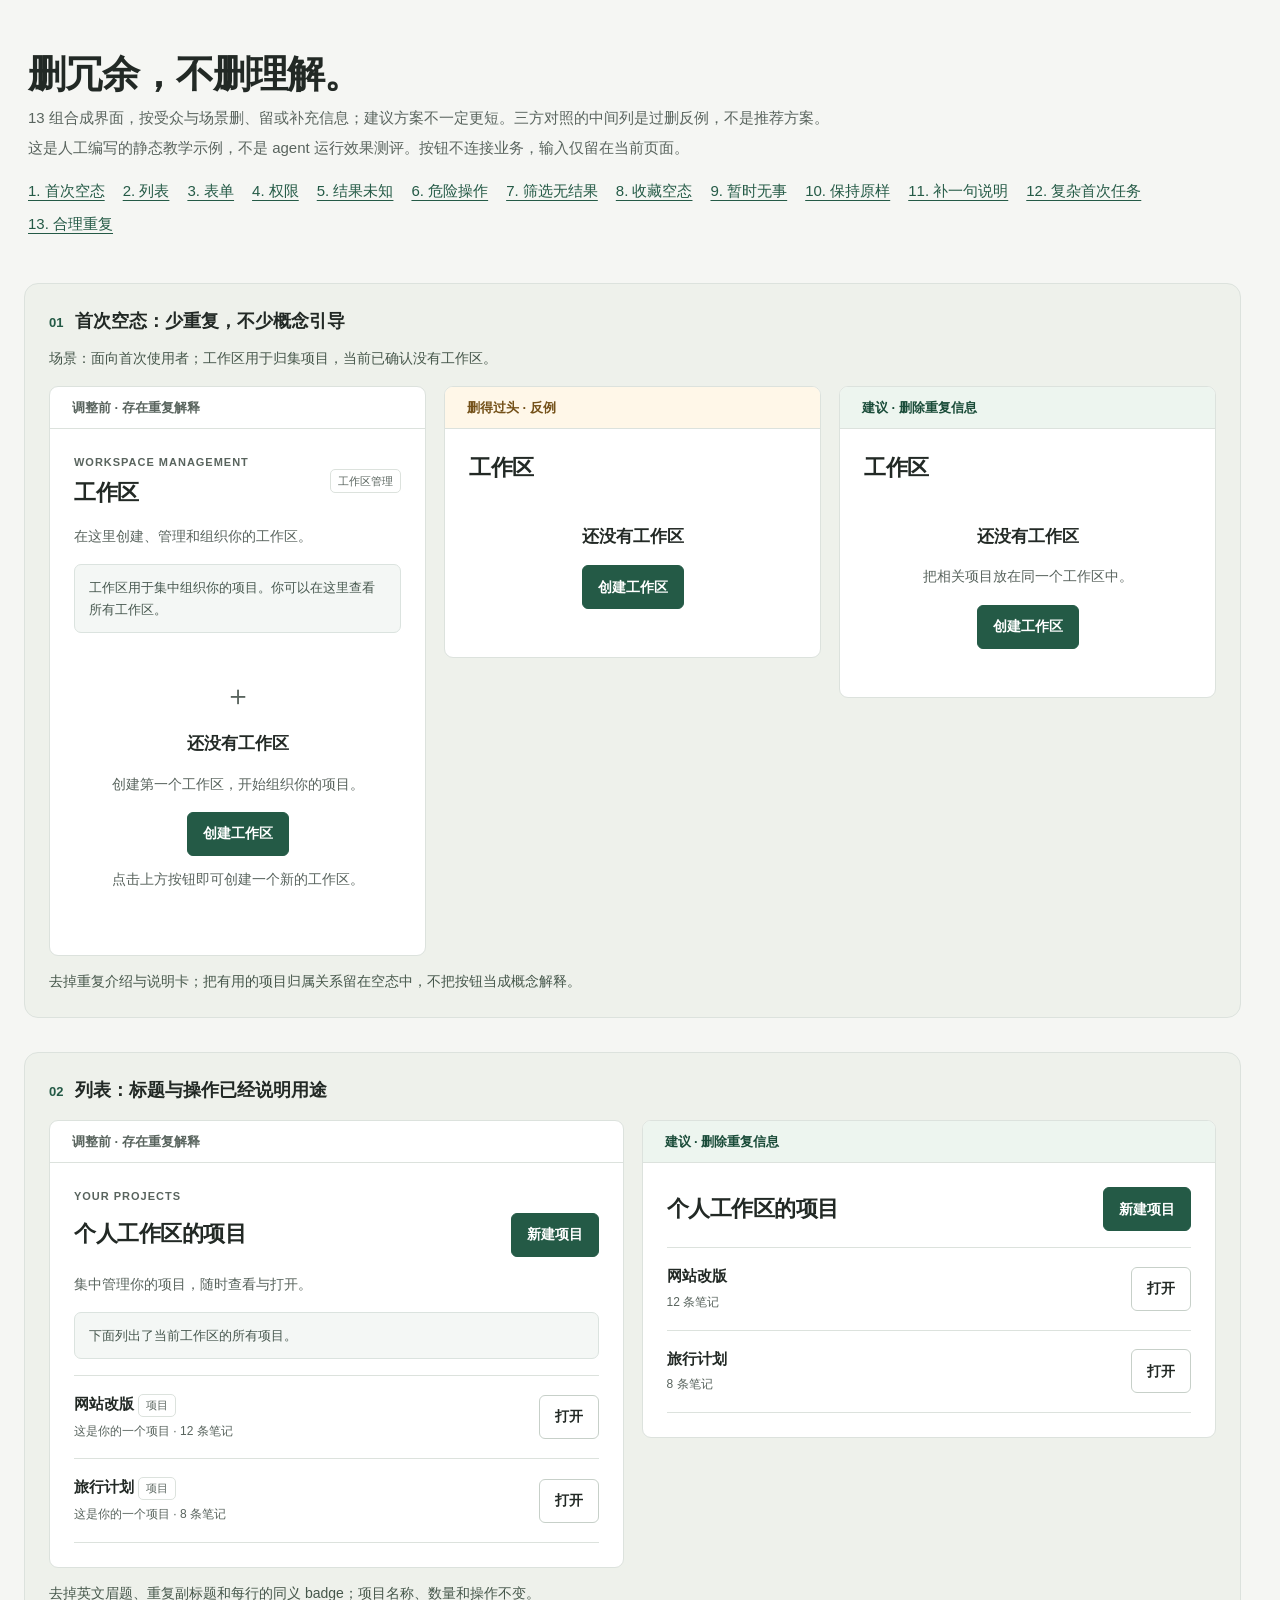
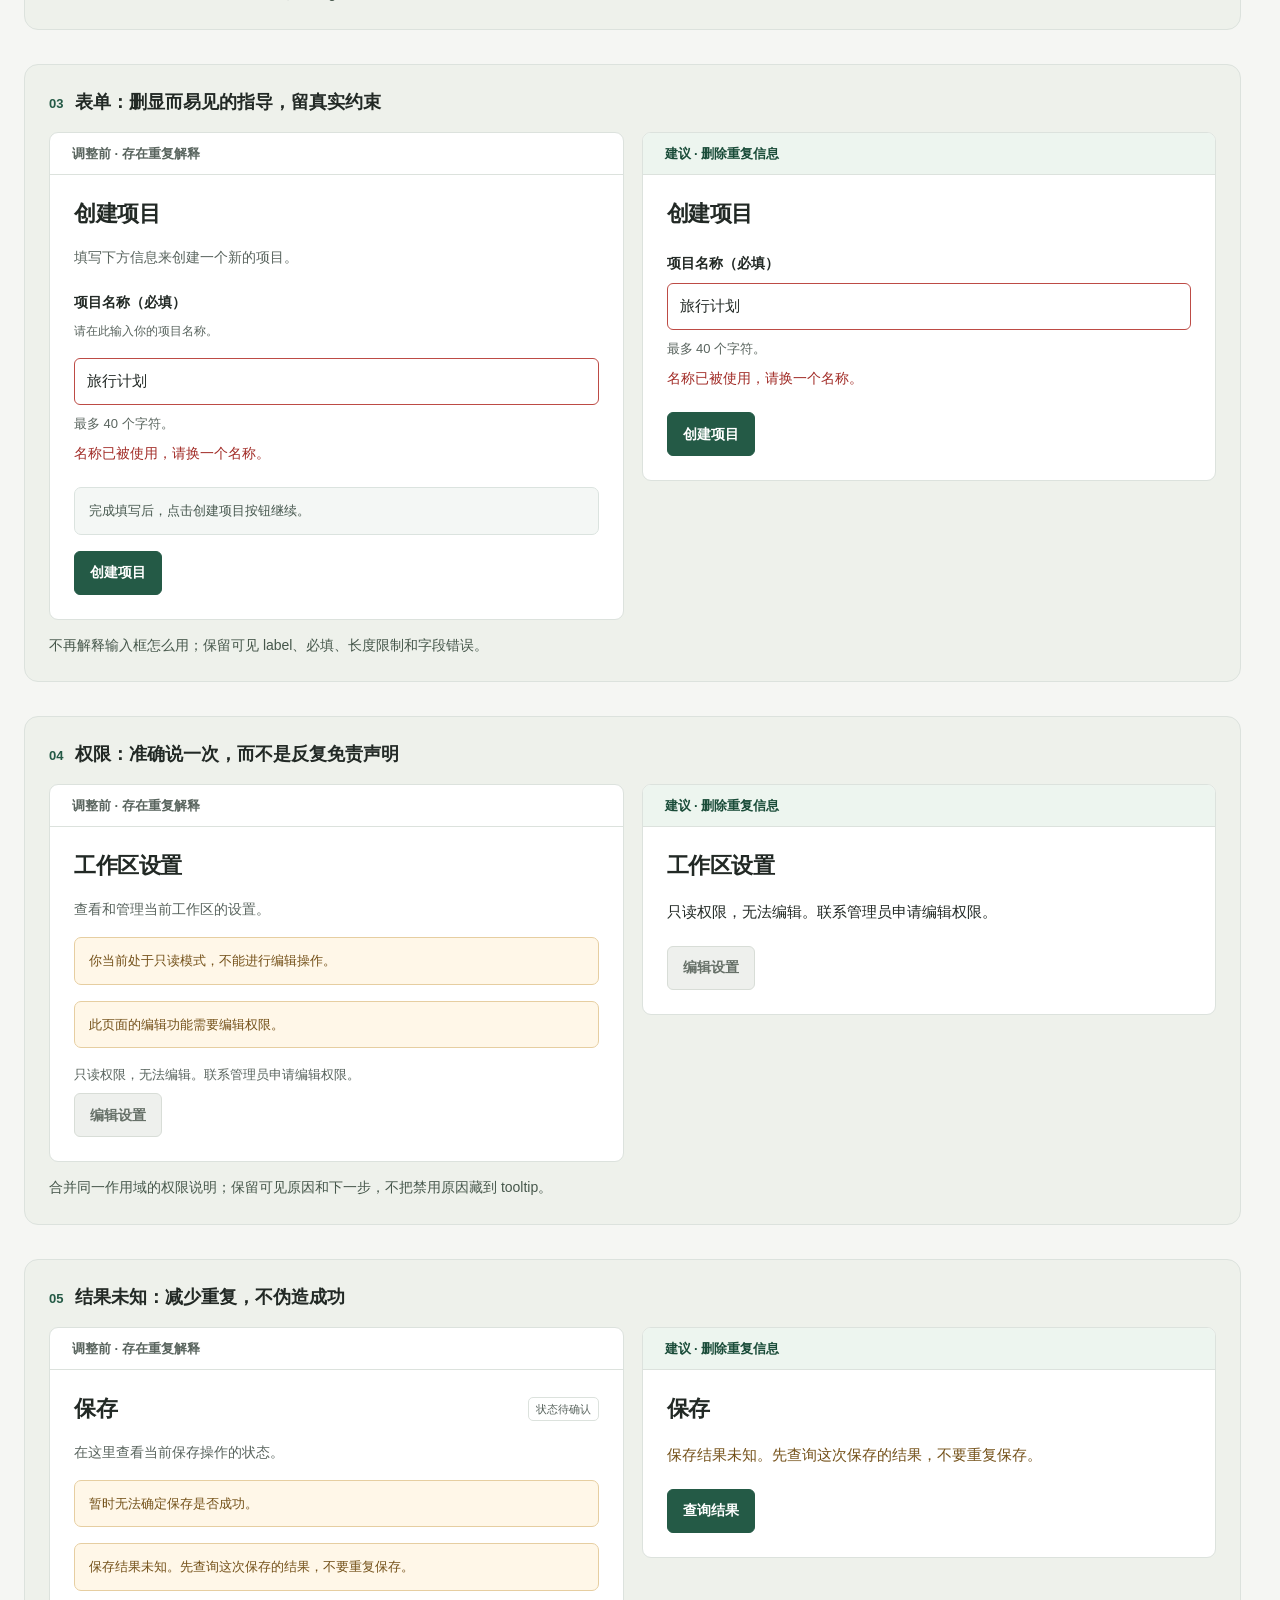
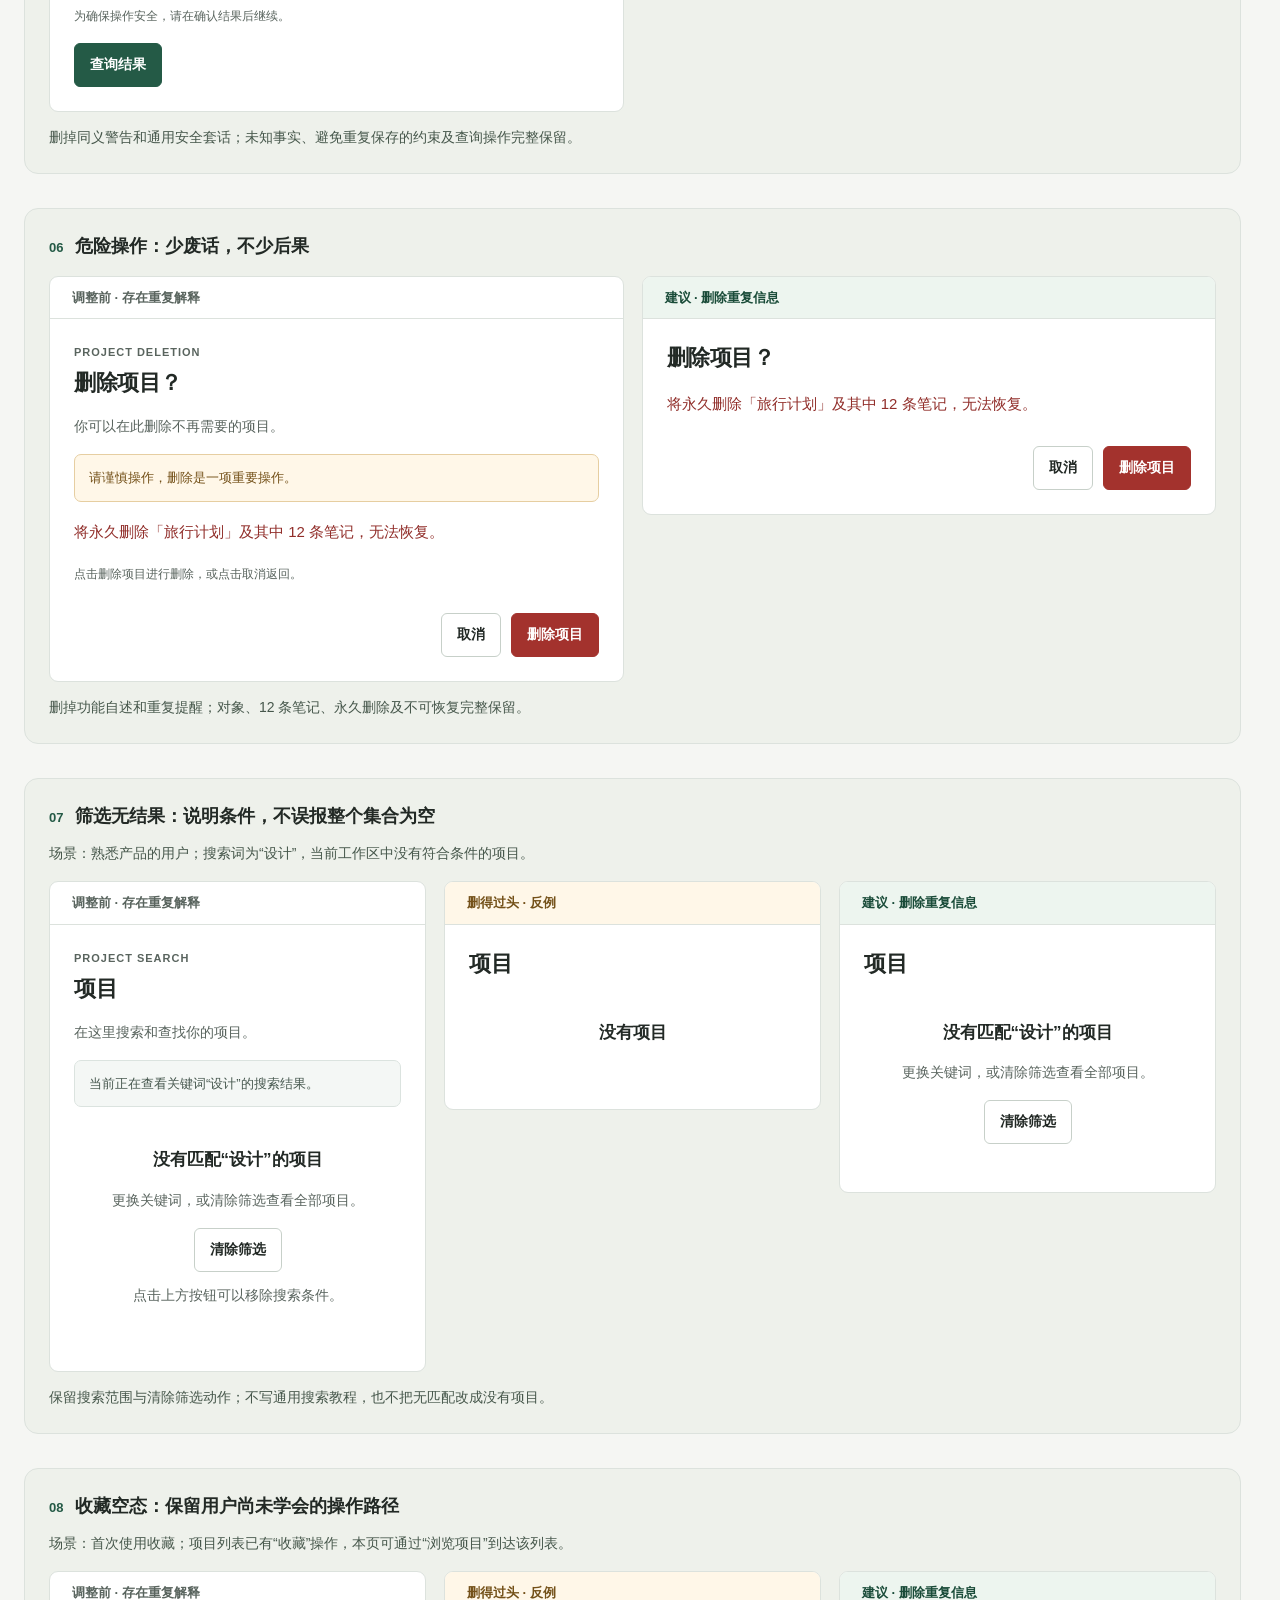
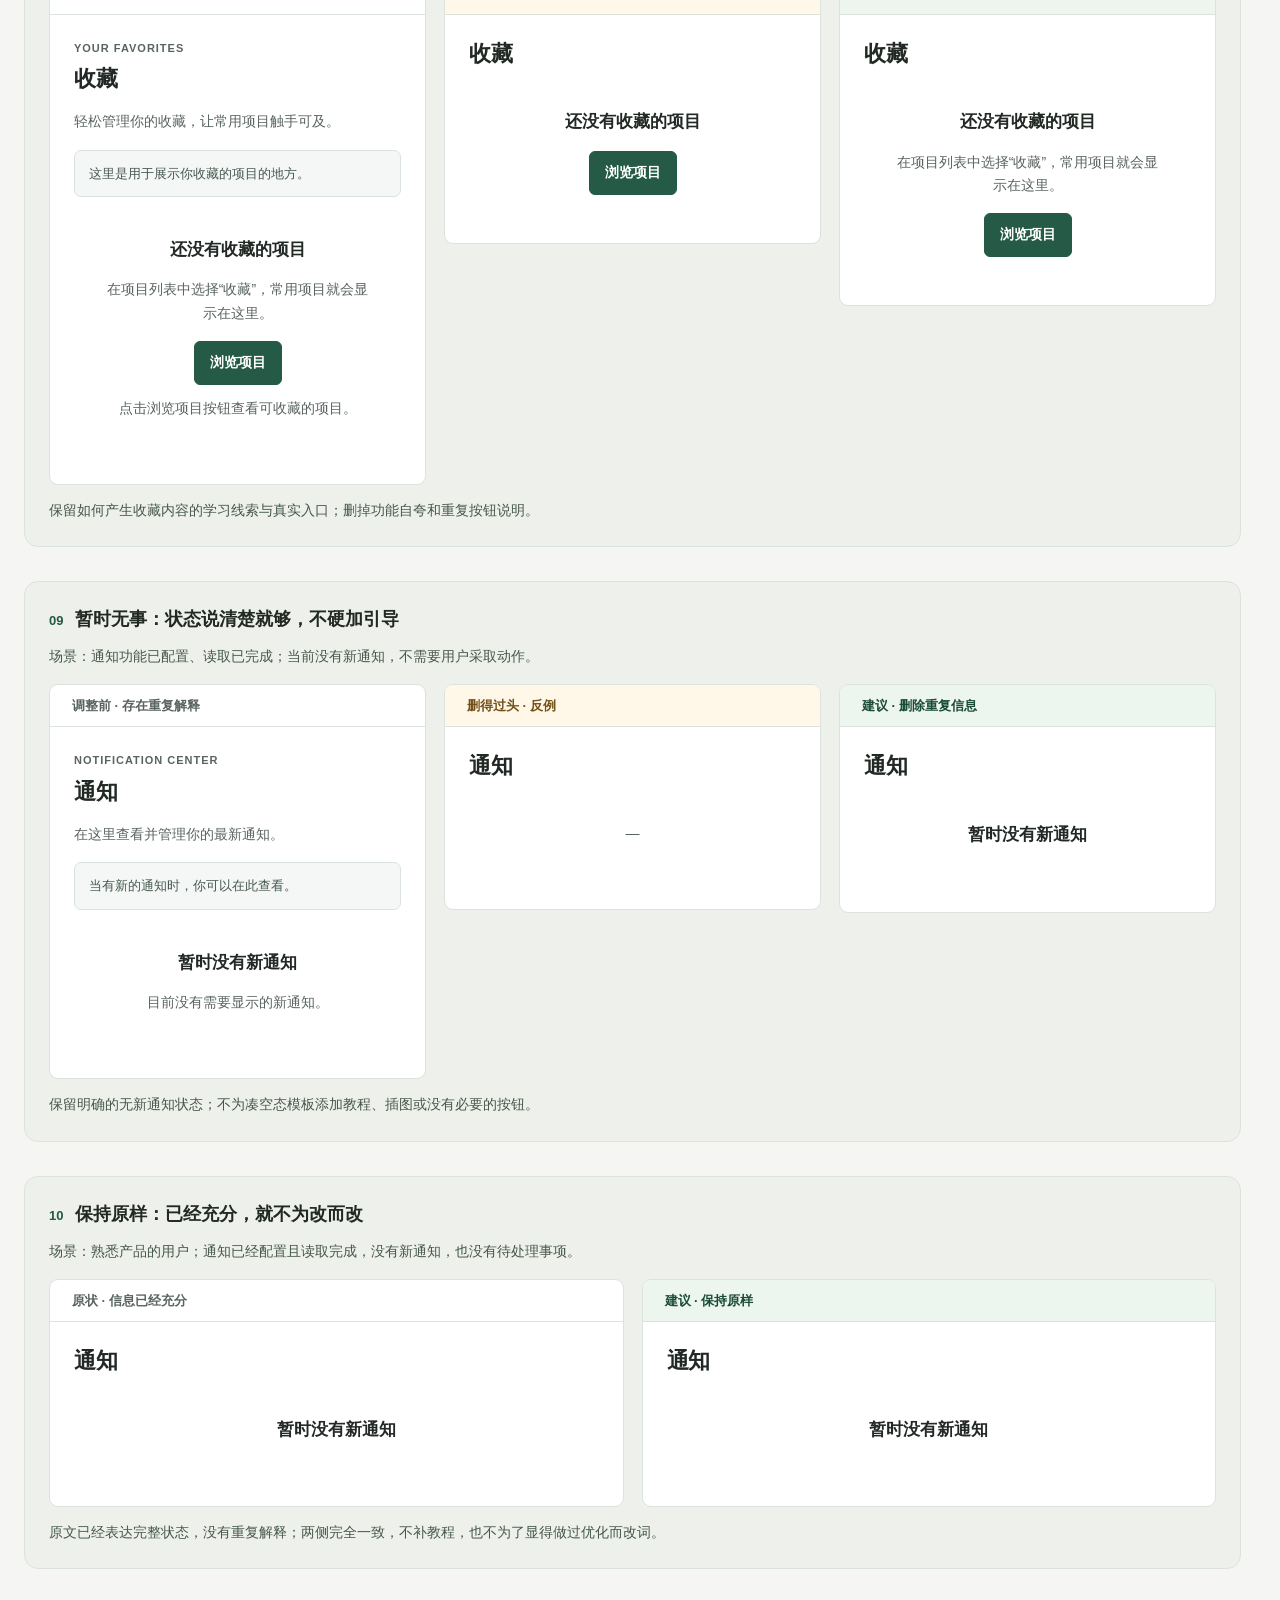
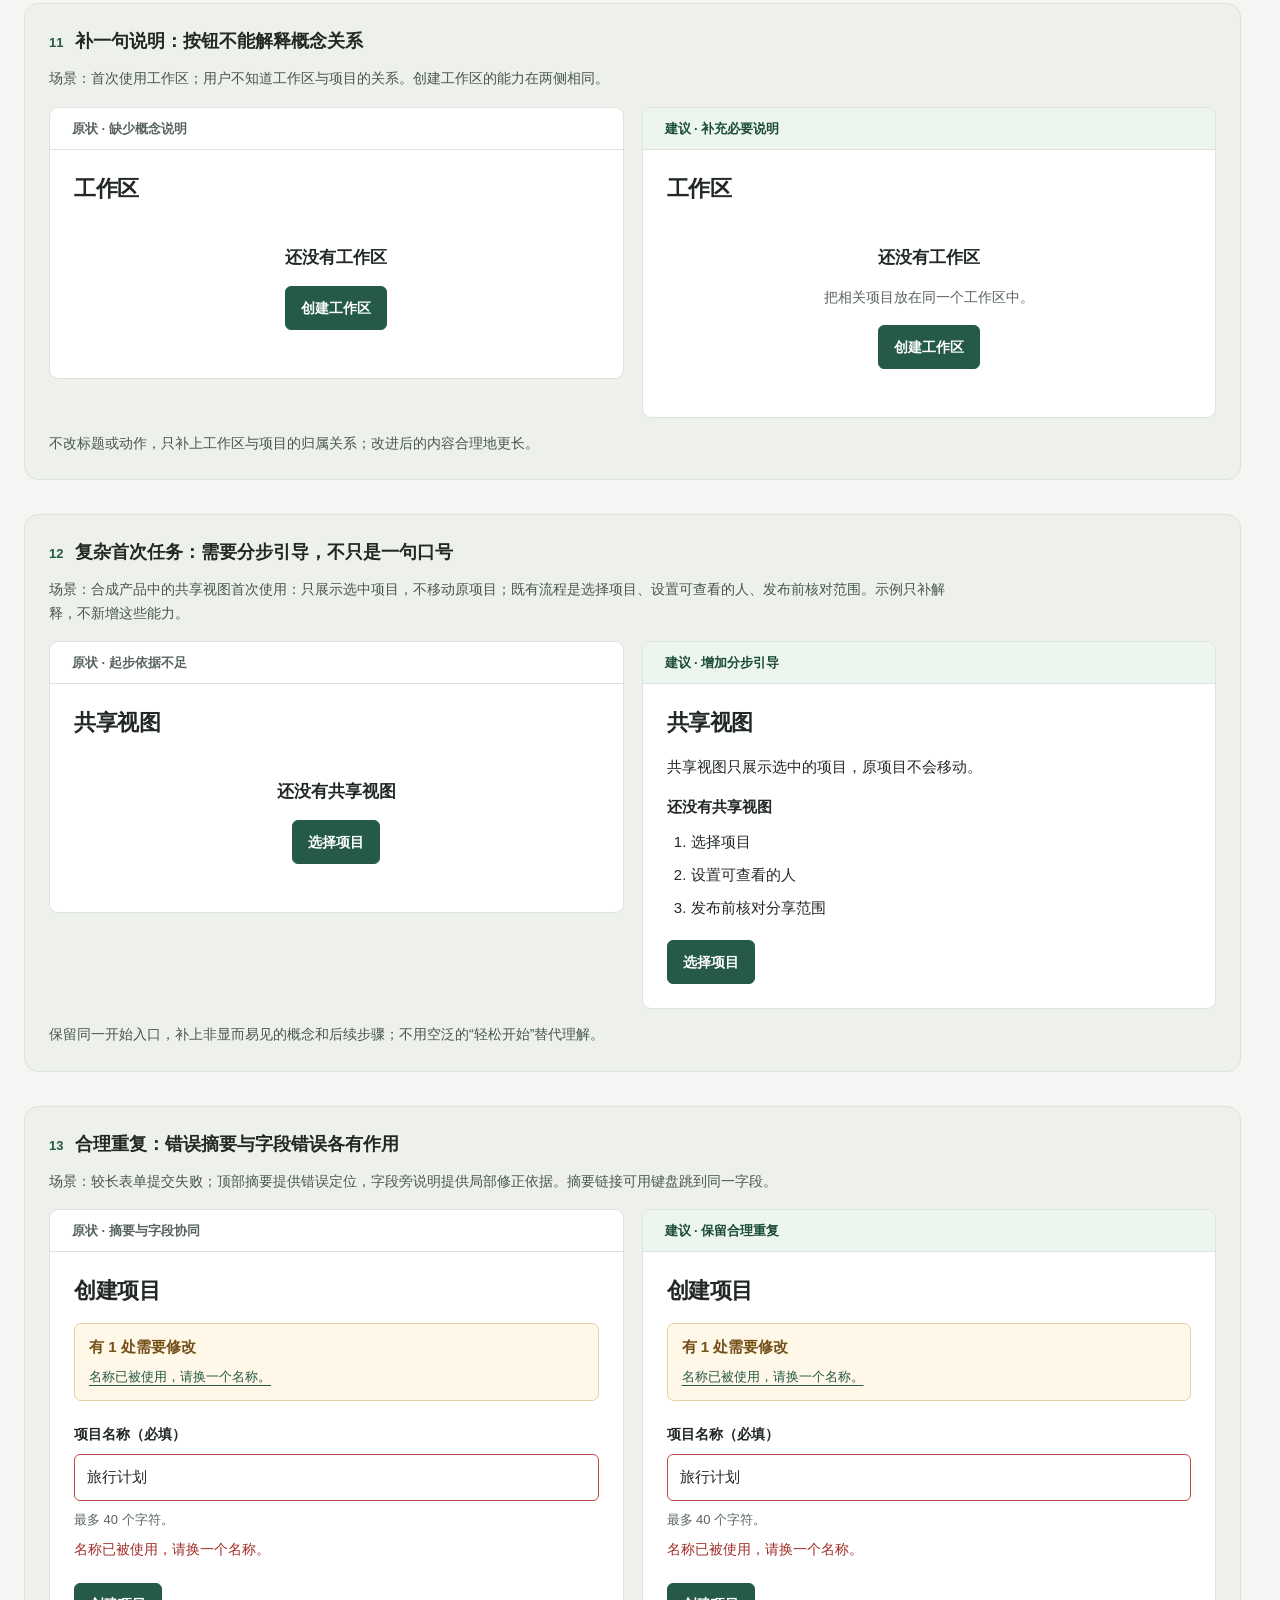
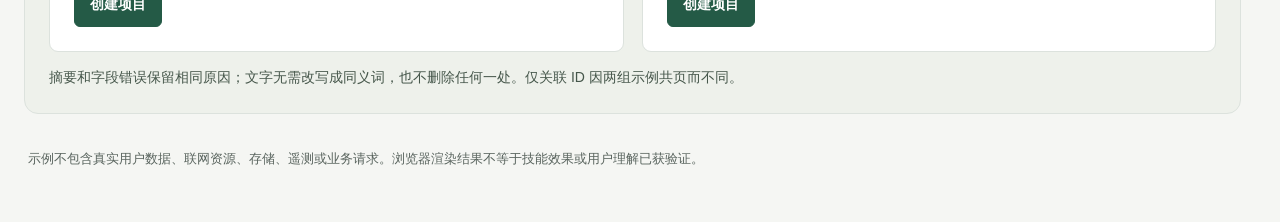
<file: examples/index.html>
<!doctype html>
<html lang="zh-CN">
<head>
  <meta charset="utf-8">
  <meta name="viewport" content="width=device-width, initial-scale=1">
  <meta http-equiv="Content-Security-Policy" content="default-src 'none'; style-src 'self'; img-src 'self'; form-action 'none'; base-uri 'none'">
  <title>UI without noise · 最少但充分的信息</title>
  <link rel="stylesheet" href="styles.css">
</head>
<body>
<main>
  <header class="page-header">
    <h1>删冗余，不删理解。</h1>
    <p>13 组合成界面，按受众与场景删、留或补充信息；建议方案不一定更短。三方对照的中间列是过删反例，不是推荐方案。</p>
    <p>这是人工编写的静态教学示例，不是 agent 运行效果测评。按钮不连接业务，输入仅留在当前页面。</p>
    <nav aria-label="对照场景"><a href="#empty-state">1. 首次空态</a><a href="#section-heading">2. 列表</a><a href="#form">3. 表单</a><a href="#permission">4. 权限</a><a href="#unknown-result">5. 结果未知</a><a href="#destructive-action">6. 危险操作</a><a href="#filtered-results">7. 筛选无结果</a><a href="#favorites">8. 收藏空态</a><a href="#quiet-notifications">9. 暂时无事</a><a href="#already-sufficient">10. 保持原样</a><a href="#add-context">11. 补一句说明</a><a href="#guided-start">12. 复杂首次任务</a><a href="#purposeful-repetition">13. 合理重复</a></nav>
  </header>

<section class="comparison" id="empty-state" aria-labelledby="title-empty-state">
  <header class="case-heading"><span class="case-number">01</span><h2 id="title-empty-state">首次空态：少重复，不少概念引导</h2></header>
  <p class="context">场景：面向首次使用者；工作区用于归集项目，当前已确认没有工作区。</p>
  <div class="pair triple">
    <article class="variant" data-variant="before" aria-label="调整前 · 存在重复解释"><p class="variant-title">调整前 · 存在重复解释</p><div class="screen"><div class="heading"><div><span class="eyebrow">WORKSPACE MANAGEMENT</span><h3>工作区</h3></div><span class="badge">工作区管理</span></div><p class="intro">在这里创建、管理和组织你的工作区。</p><div class="notice">工作区用于集中组织你的项目。你可以在这里查看所有工作区。</div><div class="empty"><span class="empty-mark" aria-hidden="true">＋</span><h4>还没有工作区</h4><p>创建第一个工作区，开始组织你的项目。</p><button type="button" class="primary">创建工作区</button><p class="meta">点击上方按钮即可创建一个新的工作区。</p></div></div></article>
    <article class="variant" data-variant="overtrimmed" aria-label="删得过头 · 反例"><p class="variant-title">删得过头 · 反例</p><div class="screen"><div class="heading"><h3>工作区</h3></div><div class="empty"><h4>还没有工作区</h4><button type="button" class="primary">创建工作区</button></div></div></article>
    <article class="variant" data-variant="after" aria-label="建议 · 删除重复信息"><p class="variant-title">建议 · 删除重复信息</p><div class="screen"><div class="heading"><h3>工作区</h3></div><div class="empty"><h4>还没有工作区</h4><p>把相关项目放在同一个工作区中。</p><button type="button" class="primary">创建工作区</button></div></div></article>
  </div>
  <p class="change">去掉重复介绍与说明卡；把有用的项目归属关系留在空态中，不把按钮当成概念解释。</p>
</section>

<section class="comparison" id="section-heading" aria-labelledby="title-section-heading">
  <header class="case-heading"><span class="case-number">02</span><h2 id="title-section-heading">列表：标题与操作已经说明用途</h2></header>

  <div class="pair">
    <article class="variant" data-variant="before" aria-label="调整前 · 存在重复解释"><p class="variant-title">调整前 · 存在重复解释</p><div class="screen"><span class="eyebrow">YOUR PROJECTS</span><div class="heading"><h3>个人工作区的项目</h3><button type="button" class="primary">新建项目</button></div><p class="intro">集中管理你的项目，随时查看与打开。</p><div class="notice">下面列出了当前工作区的所有项目。</div><div class="list"><div class="item"><div><h4>网站改版 <span class="badge">项目</span></h4><p class="meta">这是你的一个项目 · 12 条笔记</p></div><button type="button">打开</button></div><div class="item"><div><h4>旅行计划 <span class="badge">项目</span></h4><p class="meta">这是你的一个项目 · 8 条笔记</p></div><button type="button">打开</button></div></div></div></article>
    <article class="variant" data-variant="after" aria-label="建议 · 删除重复信息"><p class="variant-title">建议 · 删除重复信息</p><div class="screen"><div class="heading"><h3>个人工作区的项目</h3><button type="button" class="primary">新建项目</button></div><div class="list"><div class="item"><div><h4>网站改版</h4><p class="meta">12 条笔记</p></div><button type="button">打开</button></div><div class="item"><div><h4>旅行计划</h4><p class="meta">8 条笔记</p></div><button type="button">打开</button></div></div></div></article>
  </div>
  <p class="change">去掉英文眉题、重复副标题和每行的同义 badge；项目名称、数量和操作不变。</p>
</section>

<section class="comparison" id="form" aria-labelledby="title-form">
  <header class="case-heading"><span class="case-number">03</span><h2 id="title-form">表单：删显而易见的指导，留真实约束</h2></header>

  <div class="pair">
    <article class="variant" data-variant="before" aria-label="调整前 · 存在重复解释"><p class="variant-title">调整前 · 存在重复解释</p><div class="screen"><h3>创建项目</h3><p class="intro">填写下方信息来创建一个新的项目。</p><div class="field"><label for="name-before">项目名称（必填）</label><p class="meta">请在此输入你的项目名称。</p><input id="name-before" value="旅行计划" required maxlength="40" aria-invalid="true" aria-describedby="name-hint-before name-error-before"><p id="name-hint-before" class="hint">最多 40 个字符。</p><p id="name-error-before" class="error">名称已被使用，请换一个名称。</p></div><div class="notice">完成填写后，点击创建项目按钮继续。</div><button type="button" class="primary">创建项目</button></div></article>
    <article class="variant" data-variant="after" aria-label="建议 · 删除重复信息"><p class="variant-title">建议 · 删除重复信息</p><div class="screen"><h3>创建项目</h3><div class="field"><label for="name-after">项目名称（必填）</label><input id="name-after" value="旅行计划" required maxlength="40" aria-invalid="true" aria-describedby="name-hint-after name-error-after"><p id="name-hint-after" class="hint">最多 40 个字符。</p><p id="name-error-after" class="error">名称已被使用，请换一个名称。</p></div><button type="button" class="primary">创建项目</button></div></article>
  </div>
  <p class="change">不再解释输入框怎么用；保留可见 label、必填、长度限制和字段错误。</p>
</section>

<section class="comparison" id="permission" aria-labelledby="title-permission">
  <header class="case-heading"><span class="case-number">04</span><h2 id="title-permission">权限：准确说一次，而不是反复免责声明</h2></header>

  <div class="pair">
    <article class="variant" data-variant="before" aria-label="调整前 · 存在重复解释"><p class="variant-title">调整前 · 存在重复解释</p><div class="screen"><h3>工作区设置</h3><p class="intro">查看和管理当前工作区的设置。</p><div class="notice warning">你当前处于只读模式，不能进行编辑操作。</div><div class="notice warning">此页面的编辑功能需要编辑权限。</div><p id="permission-before" class="hint">只读权限，无法编辑。联系管理员申请编辑权限。</p><button type="button" disabled aria-describedby="permission-before">编辑设置</button></div></article>
    <article class="variant" data-variant="after" aria-label="建议 · 删除重复信息"><p class="variant-title">建议 · 删除重复信息</p><div class="screen"><h3>工作区设置</h3><p id="permission-after" class="state">只读权限，无法编辑。联系管理员申请编辑权限。</p><button type="button" disabled aria-describedby="permission-after">编辑设置</button></div></article>
  </div>
  <p class="change">合并同一作用域的权限说明；保留可见原因和下一步，不把禁用原因藏到 tooltip。</p>
</section>

<section class="comparison" id="unknown-result" aria-labelledby="title-unknown-result">
  <header class="case-heading"><span class="case-number">05</span><h2 id="title-unknown-result">结果未知：减少重复，不伪造成功</h2></header>

  <div class="pair">
    <article class="variant" data-variant="before" aria-label="调整前 · 存在重复解释"><p class="variant-title">调整前 · 存在重复解释</p><div class="screen"><div class="heading"><h3>保存</h3><span class="badge">状态待确认</span></div><p class="intro">在这里查看当前保存操作的状态。</p><div class="notice warning">暂时无法确定保存是否成功。</div><div class="notice warning">保存结果未知。先查询这次保存的结果，不要重复保存。</div><p class="meta">为确保操作安全，请在确认结果后继续。</p><button type="button" class="primary">查询结果</button></div></article>
    <article class="variant" data-variant="after" aria-label="建议 · 删除重复信息"><p class="variant-title">建议 · 删除重复信息</p><div class="screen"><h3>保存</h3><p class="state warning-text">保存结果未知。先查询这次保存的结果，不要重复保存。</p><button type="button" class="primary">查询结果</button></div></article>
  </div>
  <p class="change">删掉同义警告和通用安全套话；未知事实、避免重复保存的约束及查询操作完整保留。</p>
</section>

<section class="comparison" id="destructive-action" aria-labelledby="title-destructive-action">
  <header class="case-heading"><span class="case-number">06</span><h2 id="title-destructive-action">危险操作：少废话，不少后果</h2></header>

  <div class="pair">
    <article class="variant" data-variant="before" aria-label="调整前 · 存在重复解释"><p class="variant-title">调整前 · 存在重复解释</p><div class="screen"><span class="eyebrow">PROJECT DELETION</span><h3>删除项目？</h3><p class="intro">你可以在此删除不再需要的项目。</p><div class="notice warning">请谨慎操作，删除是一项重要操作。</div><p class="state danger-text">将永久删除「旅行计划」及其中 12 条笔记，无法恢复。</p><p class="meta">点击删除项目进行删除，或点击取消返回。</p><div class="actions"><button type="button">取消</button><button type="button" class="danger">删除项目</button></div></div></article>
    <article class="variant" data-variant="after" aria-label="建议 · 删除重复信息"><p class="variant-title">建议 · 删除重复信息</p><div class="screen"><h3>删除项目？</h3><p class="state danger-text">将永久删除「旅行计划」及其中 12 条笔记，无法恢复。</p><div class="actions"><button type="button">取消</button><button type="button" class="danger">删除项目</button></div></div></article>
  </div>
  <p class="change">删掉功能自述和重复提醒；对象、12 条笔记、永久删除及不可恢复完整保留。</p>
</section>

<section class="comparison" id="filtered-results" aria-labelledby="title-filtered-results">
  <header class="case-heading"><span class="case-number">07</span><h2 id="title-filtered-results">筛选无结果：说明条件，不误报整个集合为空</h2></header>
  <p class="context">场景：熟悉产品的用户；搜索词为“设计”，当前工作区中没有符合条件的项目。</p>
  <div class="pair triple">
    <article class="variant" data-variant="before" aria-label="调整前 · 存在重复解释"><p class="variant-title">调整前 · 存在重复解释</p><div class="screen"><span class="eyebrow">PROJECT SEARCH</span><h3>项目</h3><p class="intro">在这里搜索和查找你的项目。</p><div class="notice">当前正在查看关键词“设计”的搜索结果。</div><div class="empty"><h4>没有匹配“设计”的项目</h4><p>更换关键词，或清除筛选查看全部项目。</p><button type="button">清除筛选</button><p class="meta">点击上方按钮可以移除搜索条件。</p></div></div></article>
    <article class="variant" data-variant="overtrimmed" aria-label="删得过头 · 反例"><p class="variant-title">删得过头 · 反例</p><div class="screen"><h3>项目</h3><div class="empty"><h4>没有项目</h4></div></div></article>
    <article class="variant" data-variant="after" aria-label="建议 · 删除重复信息"><p class="variant-title">建议 · 删除重复信息</p><div class="screen"><h3>项目</h3><div class="empty"><h4>没有匹配“设计”的项目</h4><p>更换关键词，或清除筛选查看全部项目。</p><button type="button">清除筛选</button></div></div></article>
  </div>
  <p class="change">保留搜索范围与清除筛选动作；不写通用搜索教程，也不把无匹配改成没有项目。</p>
</section>

<section class="comparison" id="favorites" aria-labelledby="title-favorites">
  <header class="case-heading"><span class="case-number">08</span><h2 id="title-favorites">收藏空态：保留用户尚未学会的操作路径</h2></header>
  <p class="context">场景：首次使用收藏；项目列表已有“收藏”操作，本页可通过“浏览项目”到达该列表。</p>
  <div class="pair triple">
    <article class="variant" data-variant="before" aria-label="调整前 · 存在重复解释"><p class="variant-title">调整前 · 存在重复解释</p><div class="screen"><span class="eyebrow">YOUR FAVORITES</span><h3>收藏</h3><p class="intro">轻松管理你的收藏，让常用项目触手可及。</p><div class="notice">这里是用于展示你收藏的项目的地方。</div><div class="empty"><h4>还没有收藏的项目</h4><p>在项目列表中选择“收藏”，常用项目就会显示在这里。</p><button type="button" class="primary">浏览项目</button><p class="meta">点击浏览项目按钮查看可收藏的项目。</p></div></div></article>
    <article class="variant" data-variant="overtrimmed" aria-label="删得过头 · 反例"><p class="variant-title">删得过头 · 反例</p><div class="screen"><h3>收藏</h3><div class="empty"><h4>还没有收藏的项目</h4><button type="button" class="primary">浏览项目</button></div></div></article>
    <article class="variant" data-variant="after" aria-label="建议 · 删除重复信息"><p class="variant-title">建议 · 删除重复信息</p><div class="screen"><h3>收藏</h3><div class="empty"><h4>还没有收藏的项目</h4><p>在项目列表中选择“收藏”，常用项目就会显示在这里。</p><button type="button" class="primary">浏览项目</button></div></div></article>
  </div>
  <p class="change">保留如何产生收藏内容的学习线索与真实入口；删掉功能自夸和重复按钮说明。</p>
</section>

<section class="comparison" id="quiet-notifications" aria-labelledby="title-quiet-notifications">
  <header class="case-heading"><span class="case-number">09</span><h2 id="title-quiet-notifications">暂时无事：状态说清楚就够，不硬加引导</h2></header>
  <p class="context">场景：通知功能已配置、读取已完成；当前没有新通知，不需要用户采取动作。</p>
  <div class="pair triple">
    <article class="variant" data-variant="before" aria-label="调整前 · 存在重复解释"><p class="variant-title">调整前 · 存在重复解释</p><div class="screen"><span class="eyebrow">NOTIFICATION CENTER</span><h3>通知</h3><p class="intro">在这里查看并管理你的最新通知。</p><div class="notice">当有新的通知时，你可以在此查看。</div><div class="empty"><h4>暂时没有新通知</h4><p>目前没有需要显示的新通知。</p></div></div></article>
    <article class="variant" data-variant="overtrimmed" aria-label="删得过头 · 反例"><p class="variant-title">删得过头 · 反例</p><div class="screen"><h3>通知</h3><div class="empty"><p>—</p></div></div></article>
    <article class="variant" data-variant="after" aria-label="建议 · 删除重复信息"><p class="variant-title">建议 · 删除重复信息</p><div class="screen"><h3>通知</h3><div class="empty"><h4>暂时没有新通知</h4></div></div></article>
  </div>
  <p class="change">保留明确的无新通知状态；不为凑空态模板添加教程、插图或没有必要的按钮。</p>
</section>

<section class="comparison" id="already-sufficient" aria-labelledby="title-already-sufficient">
  <header class="case-heading"><span class="case-number">10</span><h2 id="title-already-sufficient">保持原样：已经充分，就不为改而改</h2></header>
  <p class="context">场景：熟悉产品的用户；通知已经配置且读取完成，没有新通知，也没有待处理事项。</p>
  <div class="pair">
    <article class="variant" data-variant="before" aria-label="原状 · 信息已经充分"><p class="variant-title">原状 · 信息已经充分</p><div class="screen"><h3>通知</h3><div class="empty"><h4>暂时没有新通知</h4></div></div></article>
    <article class="variant" data-variant="after" aria-label="建议 · 保持原样"><p class="variant-title">建议 · 保持原样</p><div class="screen"><h3>通知</h3><div class="empty"><h4>暂时没有新通知</h4></div></div></article>
  </div>
  <p class="change">原文已经表达完整状态，没有重复解释；两侧完全一致，不补教程，也不为了显得做过优化而改词。</p>
</section>

<section class="comparison" id="add-context" aria-labelledby="title-add-context">
  <header class="case-heading"><span class="case-number">11</span><h2 id="title-add-context">补一句说明：按钮不能解释概念关系</h2></header>
  <p class="context">场景：首次使用工作区；用户不知道工作区与项目的关系。创建工作区的能力在两侧相同。</p>
  <div class="pair">
    <article class="variant" data-variant="before" aria-label="原状 · 缺少概念说明"><p class="variant-title">原状 · 缺少概念说明</p><div class="screen"><h3>工作区</h3><div class="empty"><h4>还没有工作区</h4><button type="button" class="primary">创建工作区</button></div></div></article>
    <article class="variant" data-variant="after" aria-label="建议 · 补充必要说明"><p class="variant-title">建议 · 补充必要说明</p><div class="screen"><h3>工作区</h3><div class="empty"><h4>还没有工作区</h4><p>把相关项目放在同一个工作区中。</p><button type="button" class="primary">创建工作区</button></div></div></article>
  </div>
  <p class="change">不改标题或动作，只补上工作区与项目的归属关系；改进后的内容合理地更长。</p>
</section>

<section class="comparison" id="guided-start" aria-labelledby="title-guided-start">
  <header class="case-heading"><span class="case-number">12</span><h2 id="title-guided-start">复杂首次任务：需要分步引导，不只是一句口号</h2></header>
  <p class="context">场景：合成产品中的共享视图首次使用：只展示选中项目，不移动原项目；既有流程是选择项目、设置可查看的人、发布前核对范围。示例只补解释，不新增这些能力。</p>
  <div class="pair">
    <article class="variant" data-variant="before" aria-label="原状 · 起步依据不足"><p class="variant-title">原状 · 起步依据不足</p><div class="screen"><h3>共享视图</h3><div class="empty"><h4>还没有共享视图</h4><button type="button" class="primary">选择项目</button></div></div></article>
    <article class="variant" data-variant="after" aria-label="建议 · 增加分步引导"><p class="variant-title">建议 · 增加分步引导</p><div class="screen"><h3>共享视图</h3><p>共享视图只展示选中的项目，原项目不会移动。</p><h4>还没有共享视图</h4><ol class="steps"><li>选择项目</li><li>设置可查看的人</li><li>发布前核对分享范围</li></ol><button type="button" class="primary">选择项目</button></div></article>
  </div>
  <p class="change">保留同一开始入口，补上非显而易见的概念和后续步骤；不用空泛的“轻松开始”替代理解。</p>
</section>

<section class="comparison" id="purposeful-repetition" aria-labelledby="title-purposeful-repetition">
  <header class="case-heading"><span class="case-number">13</span><h2 id="title-purposeful-repetition">合理重复：错误摘要与字段错误各有作用</h2></header>
  <p class="context">场景：较长表单提交失败；顶部摘要提供错误定位，字段旁说明提供局部修正依据。摘要链接可用键盘跳到同一字段。</p>
  <div class="pair">
    <article class="variant" data-variant="before" aria-label="原状 · 摘要与字段协同"><p class="variant-title">原状 · 摘要与字段协同</p><div class="screen"><h3>创建项目</h3><section class="notice warning error-summary" aria-labelledby="summary-before"><h4 id="summary-before">有 1 处需要修改</h4><a href="#repeat-name-before">名称已被使用，请换一个名称。</a></section><div class="field"><label for="repeat-name-before">项目名称（必填）</label><input id="repeat-name-before" value="旅行计划" required maxlength="40" aria-invalid="true" aria-describedby="repeat-hint-before repeat-error-before"><p id="repeat-hint-before" class="hint">最多 40 个字符。</p><p id="repeat-error-before" class="error">名称已被使用，请换一个名称。</p></div><button type="button" class="primary">创建项目</button></div></article>
    <article class="variant" data-variant="after" aria-label="建议 · 保留合理重复"><p class="variant-title">建议 · 保留合理重复</p><div class="screen"><h3>创建项目</h3><section class="notice warning error-summary" aria-labelledby="summary-after"><h4 id="summary-after">有 1 处需要修改</h4><a href="#repeat-name-after">名称已被使用，请换一个名称。</a></section><div class="field"><label for="repeat-name-after">项目名称（必填）</label><input id="repeat-name-after" value="旅行计划" required maxlength="40" aria-invalid="true" aria-describedby="repeat-hint-after repeat-error-after"><p id="repeat-hint-after" class="hint">最多 40 个字符。</p><p id="repeat-error-after" class="error">名称已被使用，请换一个名称。</p></div><button type="button" class="primary">创建项目</button></div></article>
  </div>
  <p class="change">摘要和字段错误保留相同原因；文字无需改写成同义词，也不删除任何一处。仅关联 ID 因两组示例共页而不同。</p>
</section>
  <footer>示例不包含真实用户数据、联网资源、存储、遥测或业务请求。浏览器渲染结果不等于技能效果或用户理解已获验证。</footer>
</main>
</body>
</html>
</file>
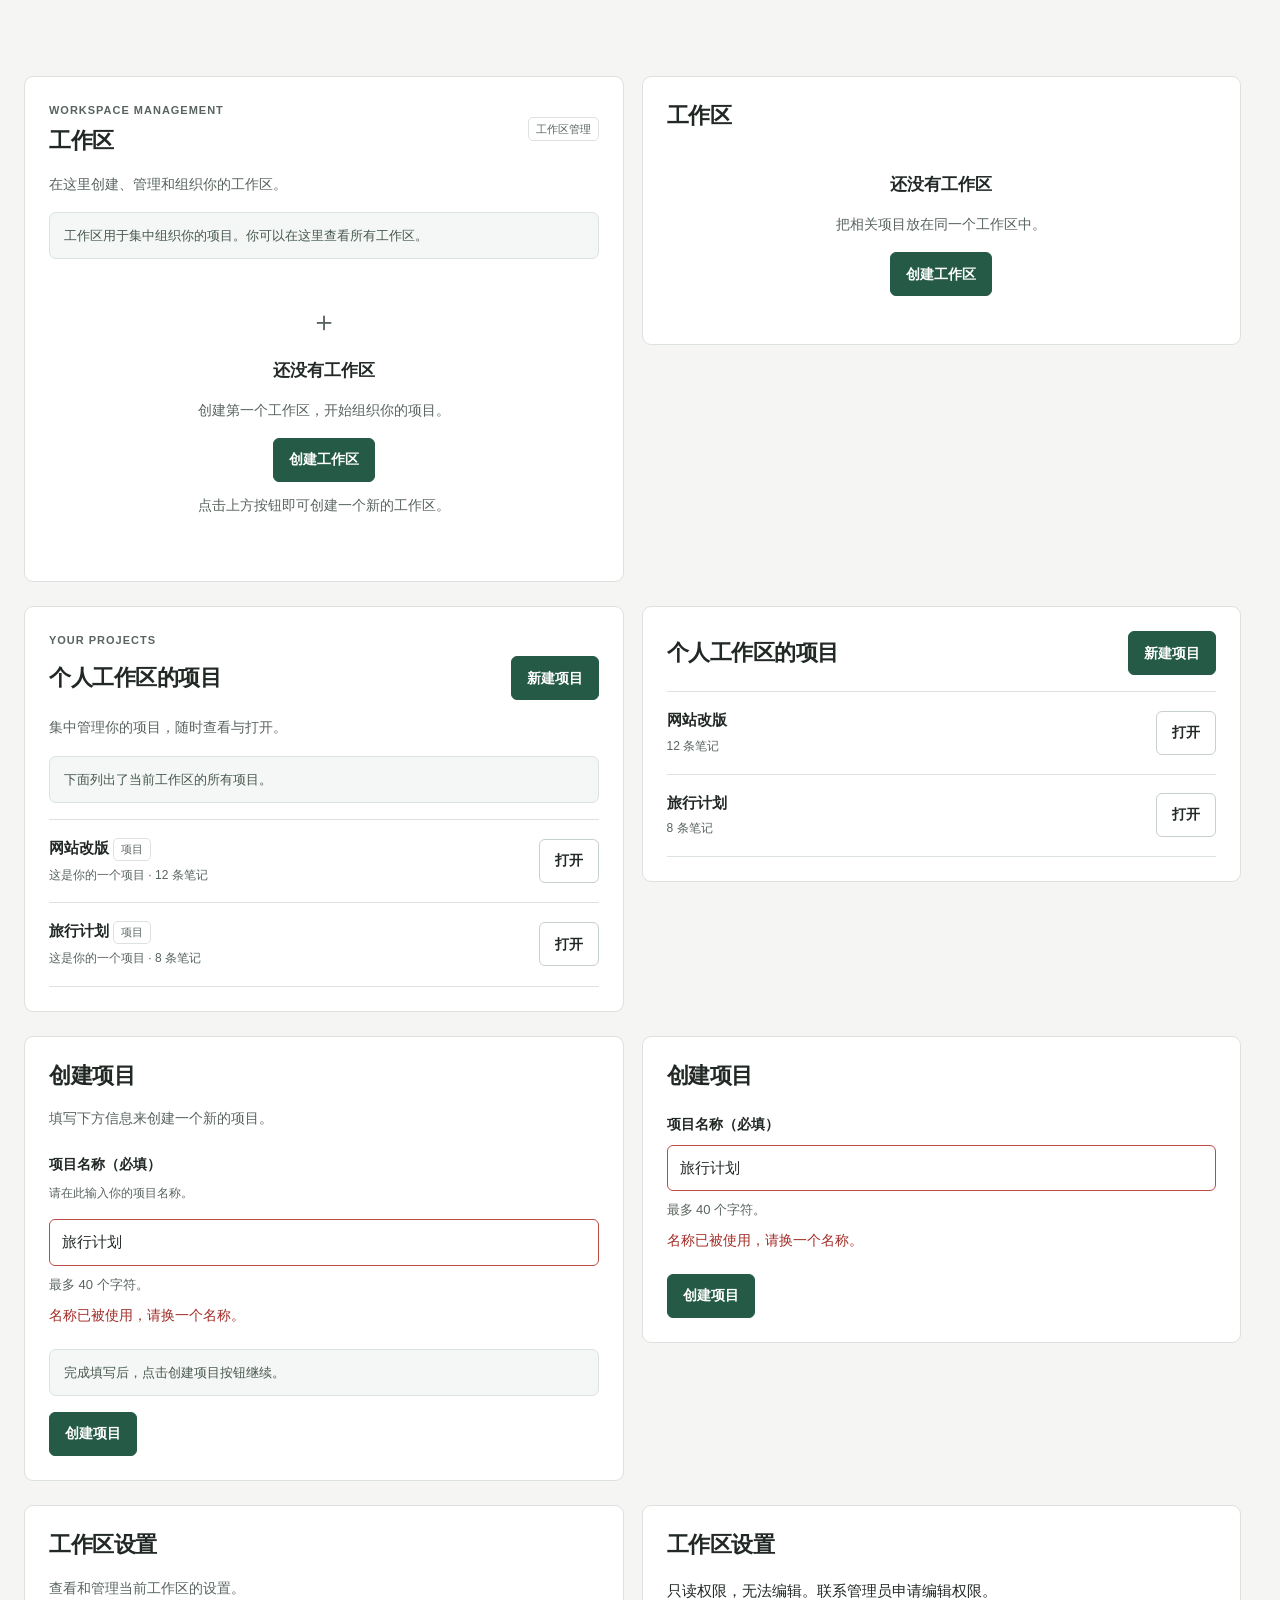
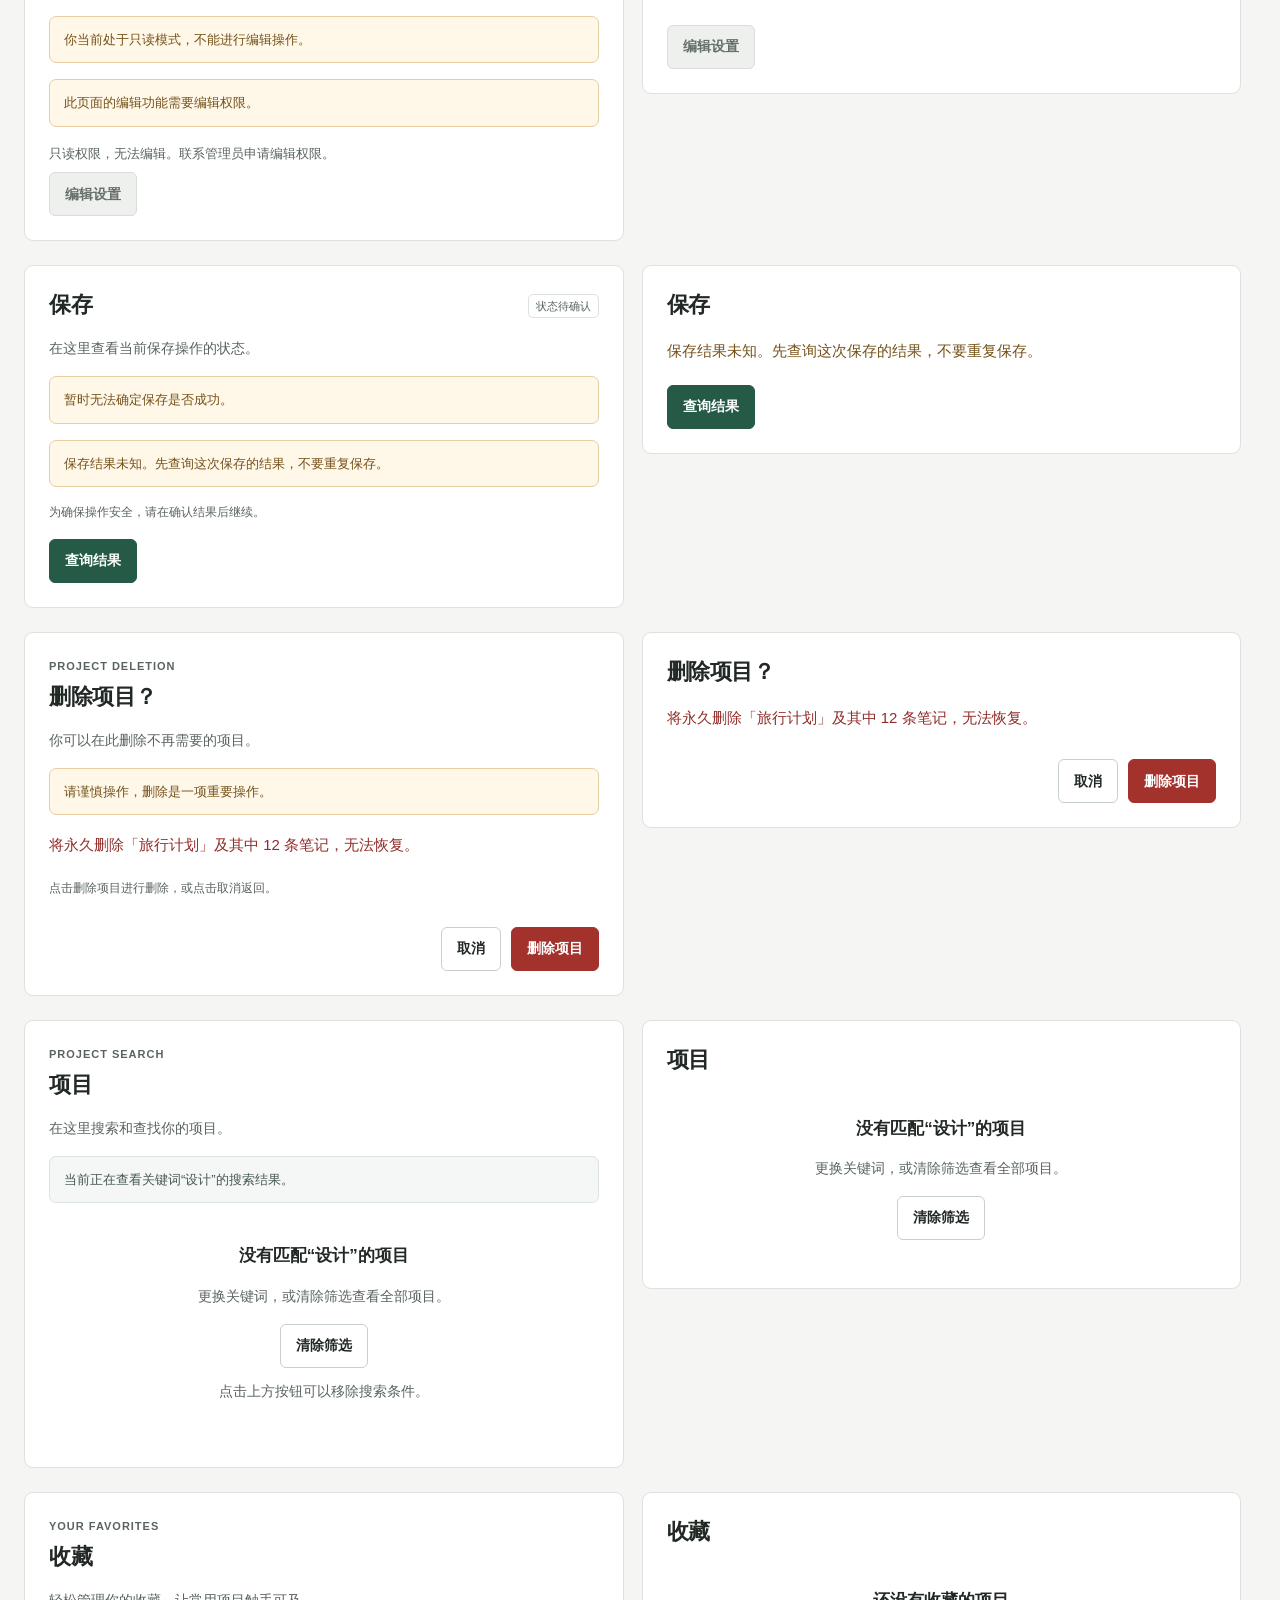
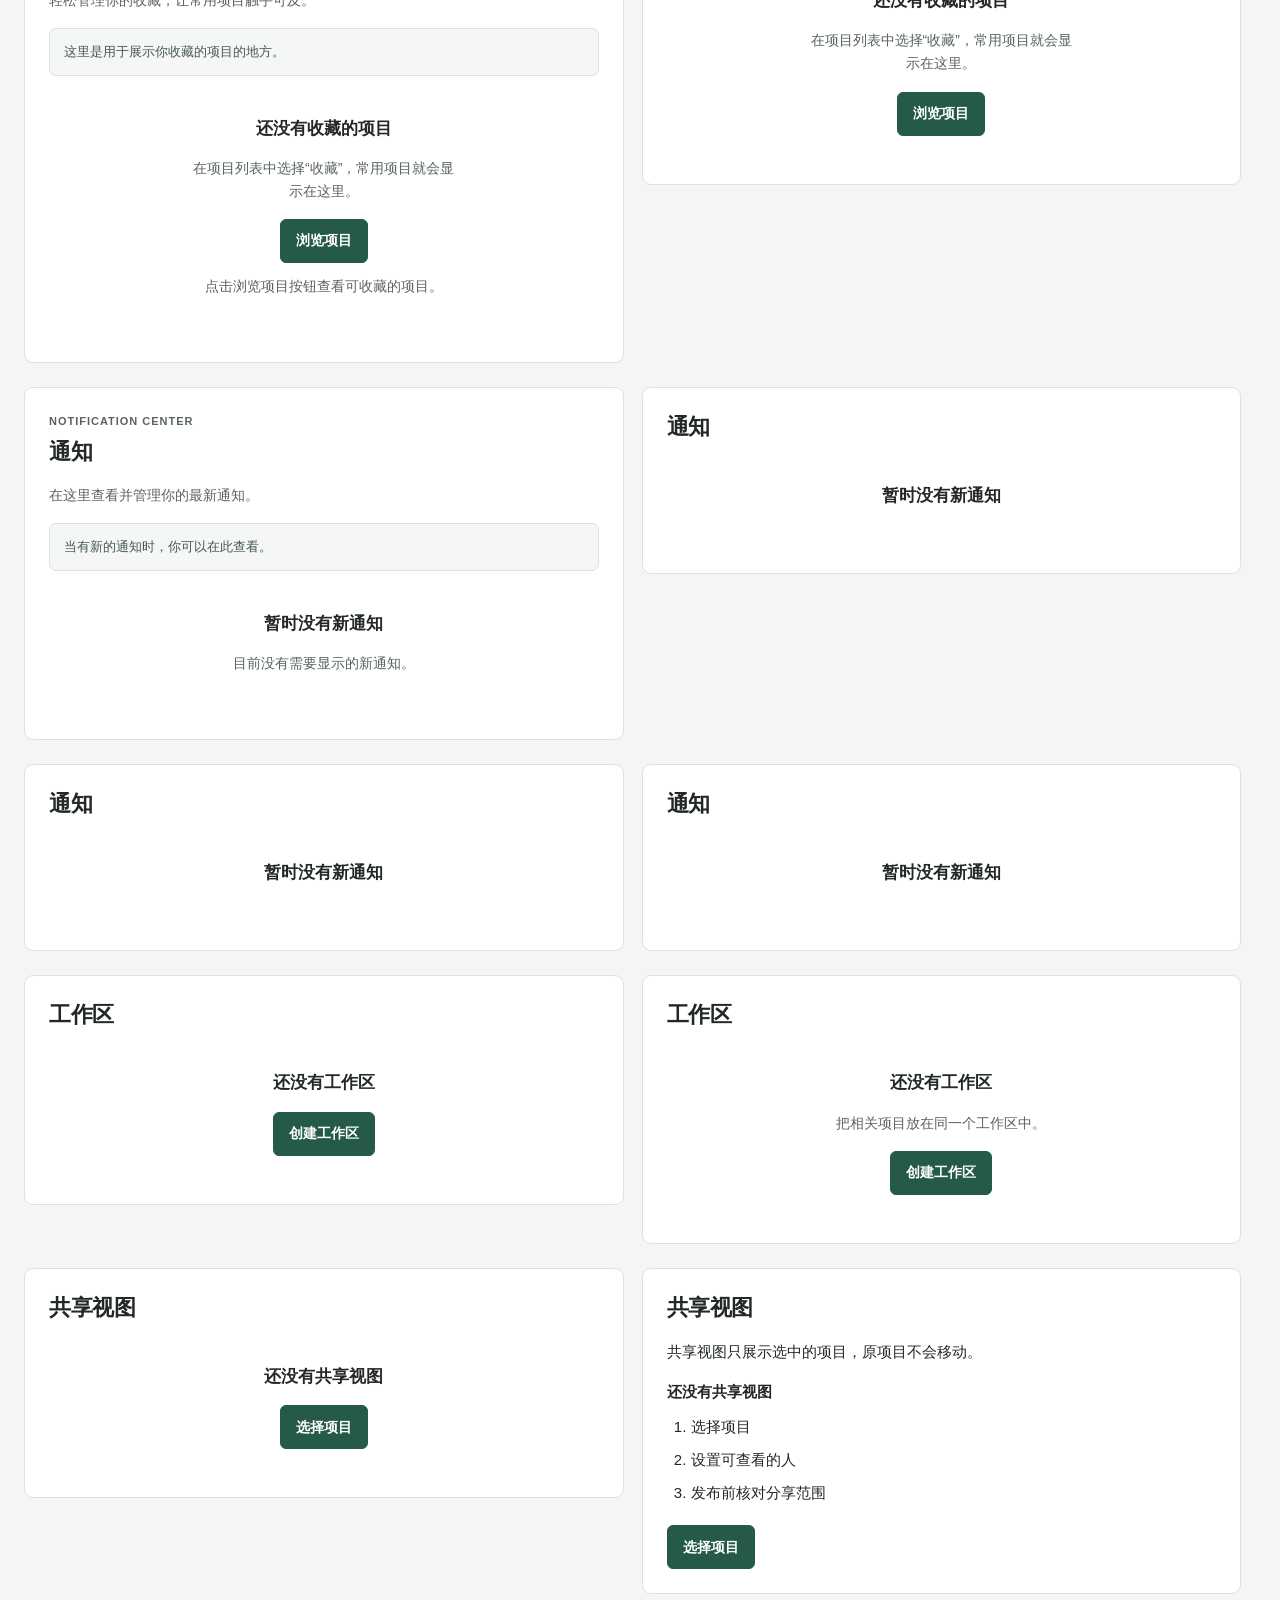
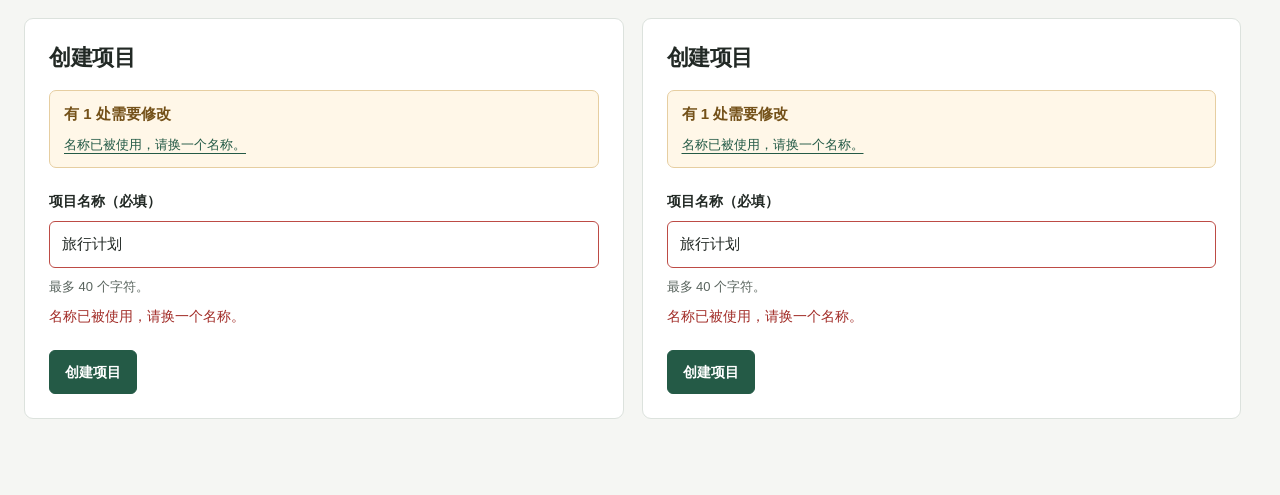
<file: examples/previews.html>
<!doctype html>
<html lang="zh-CN">
<head>
  <meta charset="utf-8">
  <meta name="viewport" content="width=device-width, initial-scale=1">
  <meta http-equiv="Content-Security-Policy" content="default-src 'none'; style-src 'self'; img-src 'self'; form-action 'none'; base-uri 'none'">
  <title>UI without noise · 组件前后对照</title>
  <link rel="stylesheet" href="styles.css">
</head>
<body>
<main aria-label="组件前后对照">
<section class="component-comparison pair" id="empty-state" aria-label="首次空态：少重复，不少概念引导">
  <article class="screen" data-variant="before" aria-label="改进前"><div class="heading"><div><span class="eyebrow">WORKSPACE MANAGEMENT</span><h3>工作区</h3></div><span class="badge">工作区管理</span></div><p class="intro">在这里创建、管理和组织你的工作区。</p><div class="notice">工作区用于集中组织你的项目。你可以在这里查看所有工作区。</div><div class="empty"><span class="empty-mark" aria-hidden="true">＋</span><h4>还没有工作区</h4><p>创建第一个工作区，开始组织你的项目。</p><button type="button" class="primary">创建工作区</button><p class="meta">点击上方按钮即可创建一个新的工作区。</p></div></article>
  <article class="screen" data-variant="after" aria-label="改进后"><div class="heading"><h3>工作区</h3></div><div class="empty"><h4>还没有工作区</h4><p>把相关项目放在同一个工作区中。</p><button type="button" class="primary">创建工作区</button></div></article>
</section>
<section class="component-comparison pair" id="section-heading" aria-label="列表：标题与操作已经说明用途">
  <article class="screen" data-variant="before" aria-label="改进前"><span class="eyebrow">YOUR PROJECTS</span><div class="heading"><h3>个人工作区的项目</h3><button type="button" class="primary">新建项目</button></div><p class="intro">集中管理你的项目，随时查看与打开。</p><div class="notice">下面列出了当前工作区的所有项目。</div><div class="list"><div class="item"><div><h4>网站改版 <span class="badge">项目</span></h4><p class="meta">这是你的一个项目 · 12 条笔记</p></div><button type="button">打开</button></div><div class="item"><div><h4>旅行计划 <span class="badge">项目</span></h4><p class="meta">这是你的一个项目 · 8 条笔记</p></div><button type="button">打开</button></div></div></article>
  <article class="screen" data-variant="after" aria-label="改进后"><div class="heading"><h3>个人工作区的项目</h3><button type="button" class="primary">新建项目</button></div><div class="list"><div class="item"><div><h4>网站改版</h4><p class="meta">12 条笔记</p></div><button type="button">打开</button></div><div class="item"><div><h4>旅行计划</h4><p class="meta">8 条笔记</p></div><button type="button">打开</button></div></div></article>
</section>
<section class="component-comparison pair" id="form" aria-label="表单：删显而易见的指导，留真实约束">
  <article class="screen" data-variant="before" aria-label="改进前"><h3>创建项目</h3><p class="intro">填写下方信息来创建一个新的项目。</p><div class="field"><label for="name-before">项目名称（必填）</label><p class="meta">请在此输入你的项目名称。</p><input id="name-before" value="旅行计划" required maxlength="40" aria-invalid="true" aria-describedby="name-hint-before name-error-before"><p id="name-hint-before" class="hint">最多 40 个字符。</p><p id="name-error-before" class="error">名称已被使用，请换一个名称。</p></div><div class="notice">完成填写后，点击创建项目按钮继续。</div><button type="button" class="primary">创建项目</button></article>
  <article class="screen" data-variant="after" aria-label="改进后"><h3>创建项目</h3><div class="field"><label for="name-after">项目名称（必填）</label><input id="name-after" value="旅行计划" required maxlength="40" aria-invalid="true" aria-describedby="name-hint-after name-error-after"><p id="name-hint-after" class="hint">最多 40 个字符。</p><p id="name-error-after" class="error">名称已被使用，请换一个名称。</p></div><button type="button" class="primary">创建项目</button></article>
</section>
<section class="component-comparison pair" id="permission" aria-label="权限：准确说一次，而不是反复免责声明">
  <article class="screen" data-variant="before" aria-label="改进前"><h3>工作区设置</h3><p class="intro">查看和管理当前工作区的设置。</p><div class="notice warning">你当前处于只读模式，不能进行编辑操作。</div><div class="notice warning">此页面的编辑功能需要编辑权限。</div><p id="permission-before" class="hint">只读权限，无法编辑。联系管理员申请编辑权限。</p><button type="button" disabled aria-describedby="permission-before">编辑设置</button></article>
  <article class="screen" data-variant="after" aria-label="改进后"><h3>工作区设置</h3><p id="permission-after" class="state">只读权限，无法编辑。联系管理员申请编辑权限。</p><button type="button" disabled aria-describedby="permission-after">编辑设置</button></article>
</section>
<section class="component-comparison pair" id="unknown-result" aria-label="结果未知：减少重复，不伪造成功">
  <article class="screen" data-variant="before" aria-label="改进前"><div class="heading"><h3>保存</h3><span class="badge">状态待确认</span></div><p class="intro">在这里查看当前保存操作的状态。</p><div class="notice warning">暂时无法确定保存是否成功。</div><div class="notice warning">保存结果未知。先查询这次保存的结果，不要重复保存。</div><p class="meta">为确保操作安全，请在确认结果后继续。</p><button type="button" class="primary">查询结果</button></article>
  <article class="screen" data-variant="after" aria-label="改进后"><h3>保存</h3><p class="state warning-text">保存结果未知。先查询这次保存的结果，不要重复保存。</p><button type="button" class="primary">查询结果</button></article>
</section>
<section class="component-comparison pair" id="destructive-action" aria-label="危险操作：少废话，不少后果">
  <article class="screen" data-variant="before" aria-label="改进前"><span class="eyebrow">PROJECT DELETION</span><h3>删除项目？</h3><p class="intro">你可以在此删除不再需要的项目。</p><div class="notice warning">请谨慎操作，删除是一项重要操作。</div><p class="state danger-text">将永久删除「旅行计划」及其中 12 条笔记，无法恢复。</p><p class="meta">点击删除项目进行删除，或点击取消返回。</p><div class="actions"><button type="button">取消</button><button type="button" class="danger">删除项目</button></div></article>
  <article class="screen" data-variant="after" aria-label="改进后"><h3>删除项目？</h3><p class="state danger-text">将永久删除「旅行计划」及其中 12 条笔记，无法恢复。</p><div class="actions"><button type="button">取消</button><button type="button" class="danger">删除项目</button></div></article>
</section>
<section class="component-comparison pair" id="filtered-results" aria-label="筛选无结果：说明条件，不误报整个集合为空">
  <article class="screen" data-variant="before" aria-label="改进前"><span class="eyebrow">PROJECT SEARCH</span><h3>项目</h3><p class="intro">在这里搜索和查找你的项目。</p><div class="notice">当前正在查看关键词“设计”的搜索结果。</div><div class="empty"><h4>没有匹配“设计”的项目</h4><p>更换关键词，或清除筛选查看全部项目。</p><button type="button">清除筛选</button><p class="meta">点击上方按钮可以移除搜索条件。</p></div></article>
  <article class="screen" data-variant="after" aria-label="改进后"><h3>项目</h3><div class="empty"><h4>没有匹配“设计”的项目</h4><p>更换关键词，或清除筛选查看全部项目。</p><button type="button">清除筛选</button></div></article>
</section>
<section class="component-comparison pair" id="favorites" aria-label="收藏空态：保留用户尚未学会的操作路径">
  <article class="screen" data-variant="before" aria-label="改进前"><span class="eyebrow">YOUR FAVORITES</span><h3>收藏</h3><p class="intro">轻松管理你的收藏，让常用项目触手可及。</p><div class="notice">这里是用于展示你收藏的项目的地方。</div><div class="empty"><h4>还没有收藏的项目</h4><p>在项目列表中选择“收藏”，常用项目就会显示在这里。</p><button type="button" class="primary">浏览项目</button><p class="meta">点击浏览项目按钮查看可收藏的项目。</p></div></article>
  <article class="screen" data-variant="after" aria-label="改进后"><h3>收藏</h3><div class="empty"><h4>还没有收藏的项目</h4><p>在项目列表中选择“收藏”，常用项目就会显示在这里。</p><button type="button" class="primary">浏览项目</button></div></article>
</section>
<section class="component-comparison pair" id="quiet-notifications" aria-label="暂时无事：状态说清楚就够，不硬加引导">
  <article class="screen" data-variant="before" aria-label="改进前"><span class="eyebrow">NOTIFICATION CENTER</span><h3>通知</h3><p class="intro">在这里查看并管理你的最新通知。</p><div class="notice">当有新的通知时，你可以在此查看。</div><div class="empty"><h4>暂时没有新通知</h4><p>目前没有需要显示的新通知。</p></div></article>
  <article class="screen" data-variant="after" aria-label="改进后"><h3>通知</h3><div class="empty"><h4>暂时没有新通知</h4></div></article>
</section>
<section class="component-comparison pair" id="already-sufficient" aria-label="保持原样：已经充分，就不为改而改">
  <article class="screen" data-variant="before" aria-label="改进前"><h3>通知</h3><div class="empty"><h4>暂时没有新通知</h4></div></article>
  <article class="screen" data-variant="after" aria-label="改进后"><h3>通知</h3><div class="empty"><h4>暂时没有新通知</h4></div></article>
</section>
<section class="component-comparison pair" id="add-context" aria-label="补一句说明：按钮不能解释概念关系">
  <article class="screen" data-variant="before" aria-label="改进前"><h3>工作区</h3><div class="empty"><h4>还没有工作区</h4><button type="button" class="primary">创建工作区</button></div></article>
  <article class="screen" data-variant="after" aria-label="改进后"><h3>工作区</h3><div class="empty"><h4>还没有工作区</h4><p>把相关项目放在同一个工作区中。</p><button type="button" class="primary">创建工作区</button></div></article>
</section>
<section class="component-comparison pair" id="guided-start" aria-label="复杂首次任务：需要分步引导，不只是一句口号">
  <article class="screen" data-variant="before" aria-label="改进前"><h3>共享视图</h3><div class="empty"><h4>还没有共享视图</h4><button type="button" class="primary">选择项目</button></div></article>
  <article class="screen" data-variant="after" aria-label="改进后"><h3>共享视图</h3><p>共享视图只展示选中的项目，原项目不会移动。</p><h4>还没有共享视图</h4><ol class="steps"><li>选择项目</li><li>设置可查看的人</li><li>发布前核对分享范围</li></ol><button type="button" class="primary">选择项目</button></article>
</section>
<section class="component-comparison pair" id="purposeful-repetition" aria-label="合理重复：错误摘要与字段错误各有作用">
  <article class="screen" data-variant="before" aria-label="改进前"><h3>创建项目</h3><section class="notice warning error-summary" aria-labelledby="summary-before"><h4 id="summary-before">有 1 处需要修改</h4><a href="#repeat-name-before">名称已被使用，请换一个名称。</a></section><div class="field"><label for="repeat-name-before">项目名称（必填）</label><input id="repeat-name-before" value="旅行计划" required maxlength="40" aria-invalid="true" aria-describedby="repeat-hint-before repeat-error-before"><p id="repeat-hint-before" class="hint">最多 40 个字符。</p><p id="repeat-error-before" class="error">名称已被使用，请换一个名称。</p></div><button type="button" class="primary">创建项目</button></article>
  <article class="screen" data-variant="after" aria-label="改进后"><h3>创建项目</h3><section class="notice warning error-summary" aria-labelledby="summary-after"><h4 id="summary-after">有 1 处需要修改</h4><a href="#repeat-name-after">名称已被使用，请换一个名称。</a></section><div class="field"><label for="repeat-name-after">项目名称（必填）</label><input id="repeat-name-after" value="旅行计划" required maxlength="40" aria-invalid="true" aria-describedby="repeat-hint-after repeat-error-after"><p id="repeat-hint-after" class="hint">最多 40 个字符。</p><p id="repeat-error-after" class="error">名称已被使用，请换一个名称。</p></div><button type="button" class="primary">创建项目</button></article>
</section>
</main>
</body>
</html>
</file>
<file: examples/styles.css>
:root { color-scheme: light; --ink: #222925; --muted: #59645e; --line: #dce2dd; --paper: #fff; --canvas: #f5f6f3; --accent: #245a46; }
* { box-sizing: border-box; }
html { scrollbar-gutter: stable; }
body { margin: 0; background: var(--canvas); color: var(--ink); font-family: -apple-system, BlinkMacSystemFont, "Segoe UI", "Microsoft YaHei", sans-serif; font-size: 15px; line-height: 1.65; }
main { max-width: 1400px; margin: 0 auto; padding: 52px 24px; }
.page-header { padding: 0 4px 24px; }
h1 { margin: 0 0 8px; font-size: clamp(26px, 4vw, 38px); line-height: 1.2; letter-spacing: -.025em; }
.page-header p { margin: 6px 0; max-width: 840px; color: var(--muted); }
nav { display: flex; flex-wrap: wrap; gap: 8px 18px; margin-top: 18px; }
a { color: var(--accent); text-underline-offset: 4px; }
.comparison { margin: 22px 0 34px; padding: 24px; border: 1px solid var(--line); border-radius: 14px; background: #eef1eb; scroll-margin-top: 20px; }
.case-heading { display: flex; align-items: baseline; gap: 12px; padding-bottom: 16px; }
.case-number { flex: none; font-size: 13px; color: var(--accent); font-weight: 650; font-variant-numeric: tabular-nums; }
h2 { margin: 0; font-size: 18px; font-weight: 650; line-height: 1.5; }
.context { margin: -4px 0 16px; font-size: 14px; color: #46574b; max-width: 920px; }
.pair { display: grid; grid-template-columns: repeat(2,minmax(0,1fr)); gap: 18px; align-items: start; }
.triple { grid-template-columns: repeat(3,minmax(0,1fr)); }
.variant { min-width: 0; border: 1px solid var(--line); border-radius: 9px; overflow: hidden; background: var(--paper); }
.variant-title { margin: 0; padding: 10px 22px; border-bottom: 1px solid var(--line); font-size: 13px; color: var(--muted); font-weight: 600; }
.variant[data-variant="after"] .variant-title { color: #194b38; background: #edf5ef; }
.variant[data-variant="overtrimmed"] .variant-title { color: #745119; background: #fff7e8; }
.screen { padding: 24px; overflow-wrap: anywhere; }
.screen > :last-child { margin-bottom: 0; }
.component-comparison { margin: 24px 0; }
.component-comparison > .screen { min-width: 0; border: 1px solid var(--line); border-radius: 9px; background: var(--paper); }
.screen h3 { margin: 0 0 16px; font-size: 22px; font-weight: 650; letter-spacing: -.02em; line-height: 1.4; }
.screen h4 { margin: 0; font-size: 15px; font-weight: 600; line-height: 1.5; }
p { margin: 0 0 16px; }
.heading { display: flex; align-items: center; justify-content: space-between; gap: 12px; margin-bottom: 16px; }
.heading h3 { margin-bottom: 0; }
.eyebrow { display: block; font-size: 11px; font-weight: 600; letter-spacing: .09em; color: var(--muted); margin-bottom: 7px; }
.intro { font-size: 14px; color: var(--muted); }
.badge { display: inline-flex; align-items: center; padding: 2px 7px; border: 1px solid var(--line); border-radius: 5px; color: var(--muted); font-size: 11px; font-weight: 500; white-space: nowrap; }
.notice { padding: 12px 14px; margin-bottom: 16px; border: 1px solid #dbe3df; border-radius: 7px; background: #f4f7f5; font-size: 13px; color: #47584f; }
.warning { background: #fff7e8; border-color: #e6cea1; color: #745119; }
.empty { text-align: center; padding: 24px 8px; }
.empty h4 { font-size: 17px; margin-bottom: 16px; }
.empty p { font-size: 14px; color: var(--muted); max-width: 34ch; margin-left: auto; margin-right: auto; }
.empty-mark { display: block; margin: 0 auto 12px; font-size: 28px; color: var(--muted); }
.empty .meta { margin-top: 12px; }
button { min-height: 44px; padding: 9px 15px; border: 1px solid #c7d0c9; border-radius: 6px; color: var(--ink); background: white; font: inherit; font-size: 14px; font-weight: 600; line-height: 1.4; cursor: default; }
button.primary { background: var(--accent); border-color: var(--accent); color: white; }
button.danger { background: #a3322d; border-color: #a3322d; color: white; }
button:disabled { background: #eef0ed; color: #667068; border-color: #d8ddd7; }
button:focus-visible, input:focus-visible, a:focus-visible { outline: 3px solid #25795e; outline-offset: 3px; }
.list { border-top: 1px solid var(--line); }
.item { display: flex; justify-content: space-between; align-items: center; gap: 16px; padding: 17px 0; border-bottom: 1px solid var(--line); }
.item p { margin: 5px 0 0; }
.meta { font-size: 12px; color: var(--muted); }
.steps { margin: 12px 0 20px; padding-left: 1.6em; }
.steps li + li { margin-top: 8px; }
.error-summary h4 { margin-bottom: 8px; }
.field { margin: 22px 0; }
label { display: block; margin-bottom: 8px; font-weight: 600; font-size: 14px; }
input { display: block; width: 100%; min-height: 44px; border: 1px solid #bd4b45; background: white; border-radius: 6px; padding: 10px 12px; font: inherit; color: var(--ink); }
.hint { font-size: 13px; color: var(--muted); margin: 8px 0; }
.error { font-size: 14px; color: #a22d28; margin: 8px 0; }
.state { font-size: 15px; line-height: 1.85; margin-bottom: 20px; }
.warning-text { color: #745119; }
.danger-text { color: #912e2a; }
.actions { display: flex; flex-wrap: wrap; justify-content: flex-end; gap: 10px; margin-top: 28px; }
.change { margin: 14px 0 0; font-size: 14px; color: #46574b; }
footer { color: var(--muted); font-size: 13px; padding: 0 4px; }
@media (max-width: 1099px) {
  .triple { grid-template-columns: minmax(0,1fr); }
}
@media (max-width: 700px) {
  main { padding: 28px 12px; }
  .comparison { padding: 16px; }
  .pair { grid-template-columns: minmax(0,1fr); gap: 12px; }
  .screen { padding: 20px; }
  .variant-title { padding: 9px 20px; }
  .case-heading { align-items: flex-start; }
  h2 { font-size: 16px; }
  .heading { flex-wrap: wrap; }
  .badge { white-space: normal; }
}
</file>
